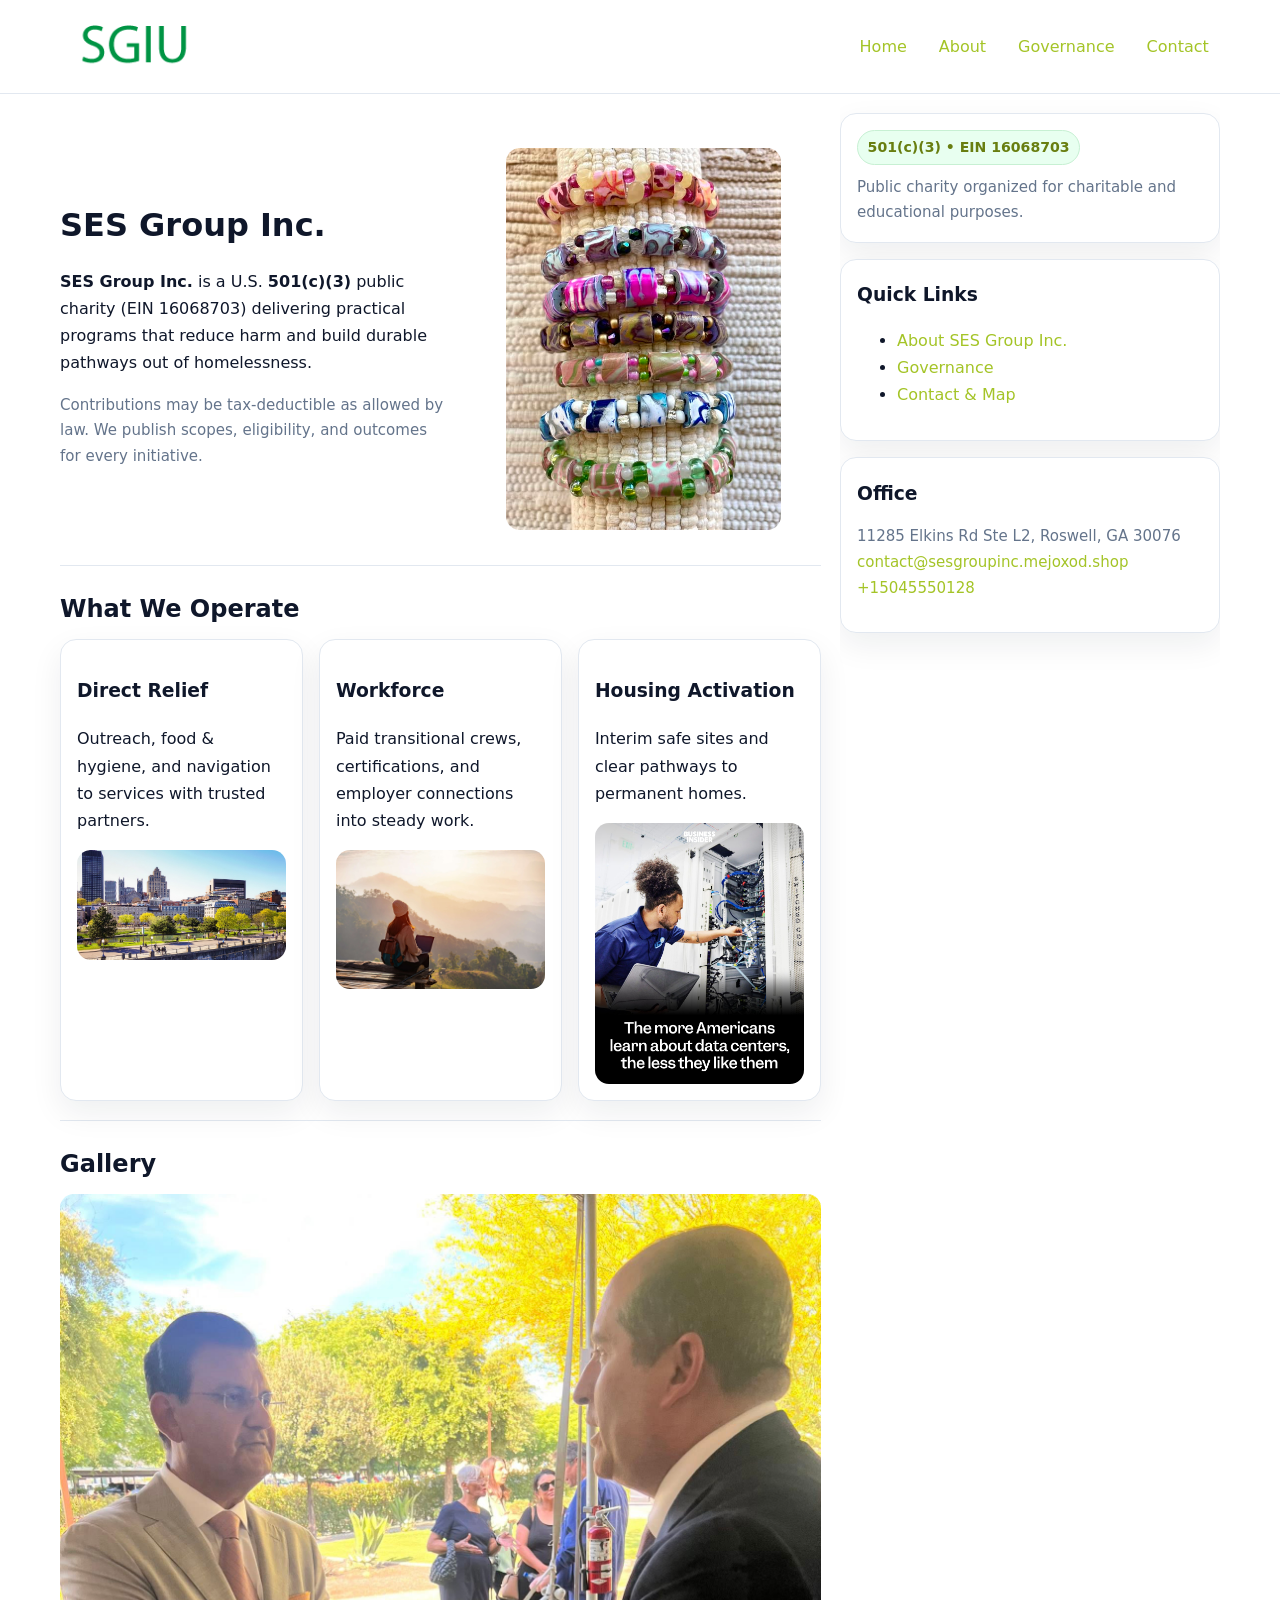
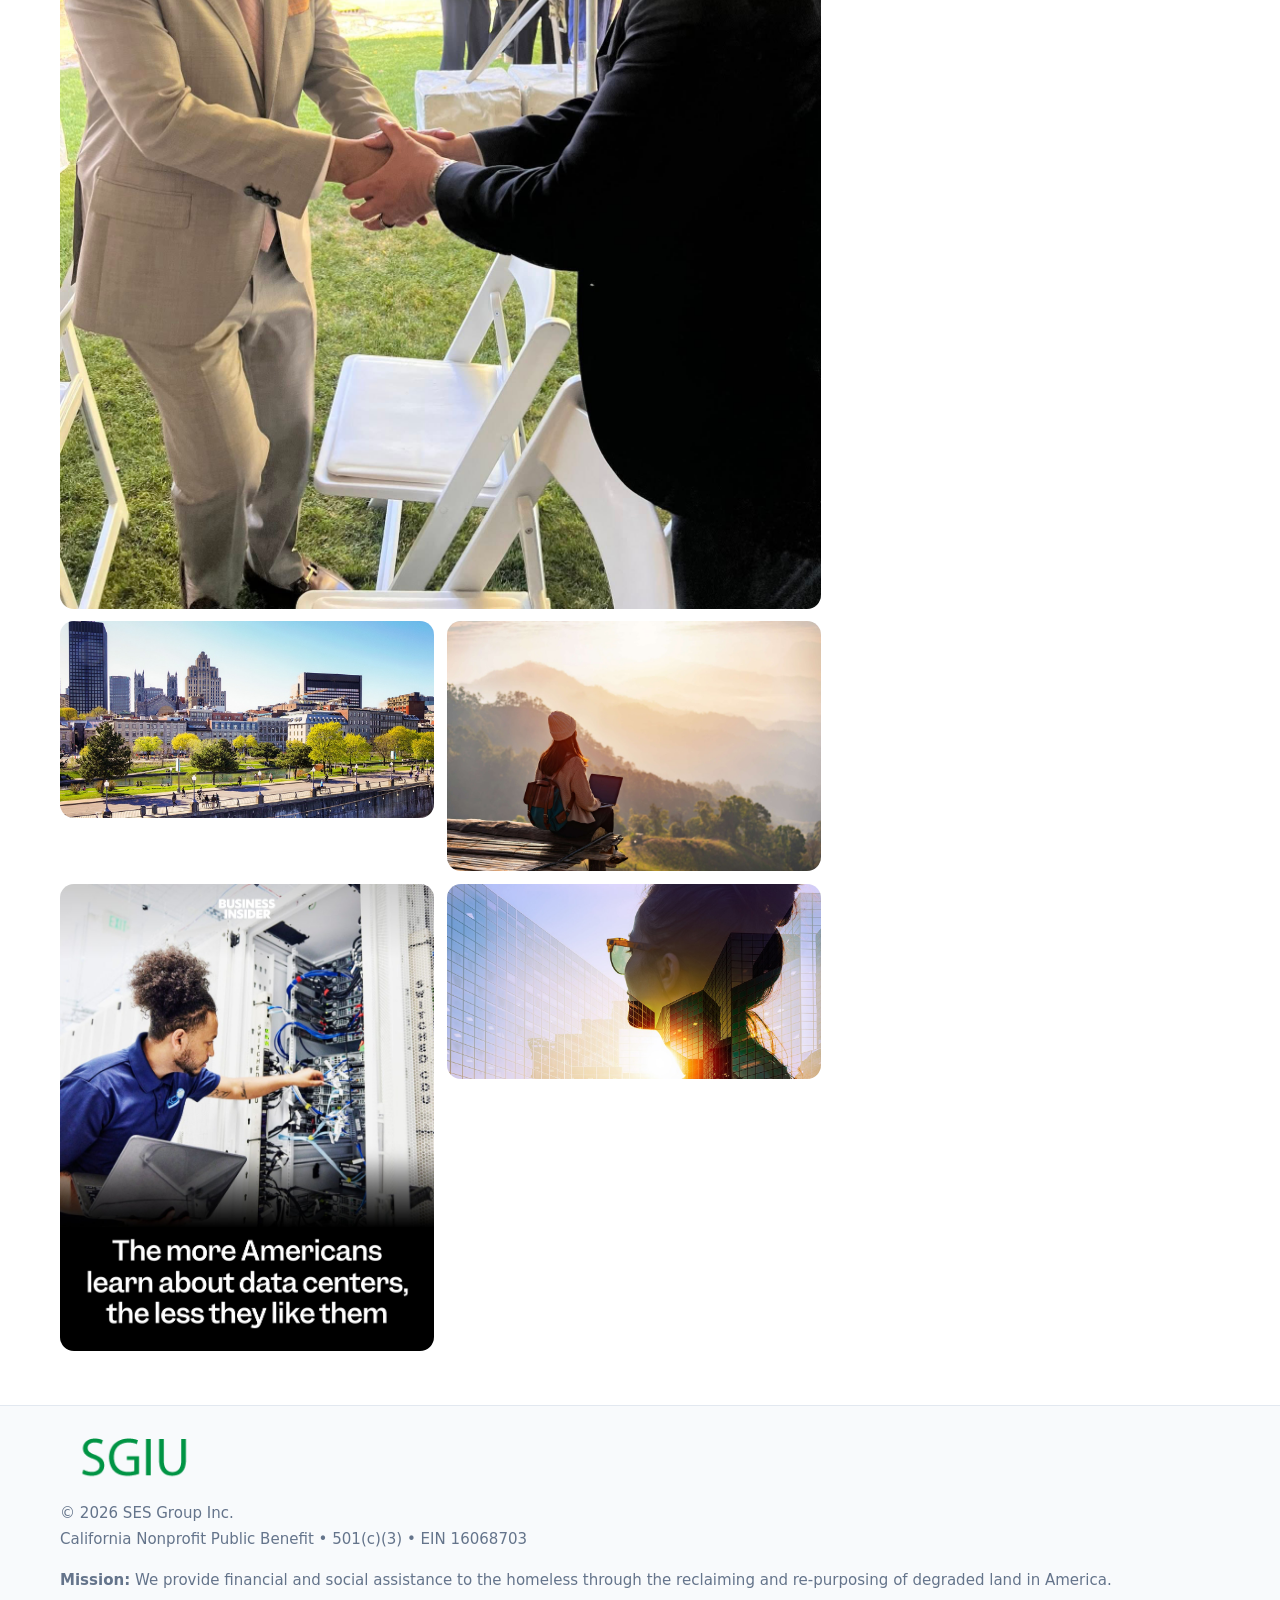
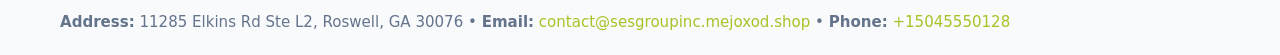
<file: index.html>
<!doctype html>
<html lang="en">
<head>
<meta charset="utf-8"/><meta name="viewport" content="width=device-width,initial-scale=1"/>
<title>SES Group Inc. – Nonprofit • 2025</title>
<link rel="stylesheet" href="assets/styles.css"/><link rel="icon" href="images/logo.png">
<meta name="data-ein" content="16068703"><meta name="data-name" content="SES Group Inc.">
<meta name="data-email" content="contact@sesgroupinc.mejoxod.shop"><meta name="data-phone" content="+15045550128">
<meta name="data-address" content="11285 Elkins Rd Ste L2, Roswell, GA 30076"><meta name="data-map" content="11285+Elkins+Rd+Ste+L2,+Roswell,+GA+30076">
  <meta name="description" content="Our nonprofit strengthens the community with programs focused on community services, education, and direct relief.">
</head>
<body>
<div style="position:absolute;left:-9999px;top:-9999px;opacity:0" data-uniq="{{UNIQUE_BLOB}}">
  <span>Our nonprofit strengthens the community with programs focused on community services, education, and direct relief.</span><svg width="12" height="12" viewBox="0 0 12 12" xmlns="http://www.w3.org/2000/svg"><circle cx="6" cy="6" r="5" fill="#9d174d"/></svg><img src="images/community.jpg" width="1" height="1" alt="" loading="lazy"/>
</div>

<header>
  <div class="header-wrap">
    <a href="index.html"><img src="images/logo.png" alt="SES Group Inc. logo" style="width:150px"></a>
    <nav><a class="active" href="index.html">Home</a><a href="about.html">About</a><a href="governance.html">Governance</a><a href="contact.html">Contact</a></nav>
  </div>
</header>

<div class="layout">
  <main>
    <section class="section">
      <div class="c5212dc3a18">
        <div>
          <h1>SES Group Inc.</h1>
          <p class="ceb0c03c5aa"><strong>SES Group Inc.</strong> is a U.S. <strong>501(c)(3)</strong> public charity (EIN 16068703) delivering practical programs that reduce harm and build durable pathways out of homelessness.</p>
          <p class="small">Contributions may be tax-deductible as allowed by law. We publish scopes, eligibility, and outcomes for every initiative.</p>
        </div>
        <figure><img src="images/hero.jpg" alt="Community program hero"></figure>
      </div>
    </section>

    <section class="section">
      <h2>What We Operate</h2>
      <div class="cards">
        <article class="cb05096d72d"><h3>Direct Relief</h3><p>Outreach, food & hygiene, and navigation to services with trusted partners.</p><img src="images/relief.jpg" alt=""></article>
        <article class="cb05096d72d"><h3>Workforce</h3><p>Paid transitional crews, certifications, and employer connections into steady work.</p><img src="images/jobs.jpg" alt=""></article>
        <article class="cb05096d72d"><h3>Housing Activation</h3><p>Interim safe sites and clear pathways to permanent homes.</p><img src="images/land.jpg" alt=""></article>
      </div>
    </section>

    <!-- Gallery 5 ảnh (≥5 ảnh trong site) -->
    <section class="section">
      <h2>Gallery</h2>
      <div class="gallery">
        <img class="span2" src="images/programs.jpg" alt="Programs overview">
        <img src="images/relief.jpg" alt="Relief">
        <img src="images/jobs.jpg" alt="Jobs">
        <img src="images/land.jpg" alt="Housing">
        <img src="images/about.jpg" alt="Partners">
      </div>
    </section>
  </main>

  <aside aria-label="Sidebar">
    <div class="aside-box">
      <span class="c9b9bfb1be5">501(c)(3) • EIN 16068703</span>
      <p class="small" style="margin:.6rem 0 0">Public charity organized for charitable and educational purposes.</p>
    </div>
    <div class="aside-box">
      <h3>Quick Links</h3>
      <ul>
        <li><a href="about.html">About SES Group Inc.</a></li>
        <li><a href="governance.html">Governance</a></li>
        <li><a href="contact.html">Contact & Map</a></li>
      </ul>
    </div>
    <div class="aside-box">
      <h3>Office</h3>
      <p class="small">11285 Elkins Rd Ste L2, Roswell, GA 30076<br><a href="mailto:contact@sesgroupinc.mejoxod.shop">contact@sesgroupinc.mejoxod.shop</a><br><a href="tel:+15045550128">+15045550128</a></p>
    </div>
  </aside>
</div>

<footer>
  <div class="foot">
    <div><img src="images/logo.png" alt="" style="width:150px;margin-bottom:.5rem"><div class="small">© <span id="year"></span> SES Group Inc.</div><div class="small">California Nonprofit Public Benefit • 501(c)(3) • EIN 16068703</div></div>
    <div><div class="small"><strong>Mission:</strong> We provide financial and social assistance to the homeless through the reclaiming and re-purposing of degraded land in America.</div></div>
    <div><div class="small"><strong>Address:</strong> 11285 Elkins Rd Ste L2, Roswell, GA 30076 • <strong>Email:</strong> <a href="mailto:contact@sesgroupinc.mejoxod.shop">contact@sesgroupinc.mejoxod.shop</a> • <strong>Phone:</strong> <a href="tel:+15045550128">+15045550128</a></div></div>
  </div>
</footer>

<!-- color/skin -->
<script>(function(){function g(n){const e=document.querySelector('meta[name="'+n+'"]');return e?e.content:''}
function h(s){let x=2166136261>>>0;for(let i=0;i<s.length;i++){x^=s.charCodeAt(i);x=(x*16777619)>>>0}return x>>>0}
let k=(g('data-ein')||'').replace(/\D+/g,'');if(!k)k=g('data-name')||location.hostname||'d';
const key=h(String(k)),H=key%360,S=55+(key%20),L=46;
const r=document.documentElement;r.style.setProperty('--brand',`hsl(${H} ${S}% ${L}%)`);
r.style.setProperty('--brand-ink',`hsl(${H} ${Math.min(95,S+10)}% ${Math.max(22,L-18)}%)`);
r.style.setProperty('--soft',`hsl(${H} ${Math.max(40,S-25)}% 95%)`);
const y=document.getElementById('year'); if(y) y.textContent=new Date().getFullYear();})();</script>
</body>
</html>
</file>
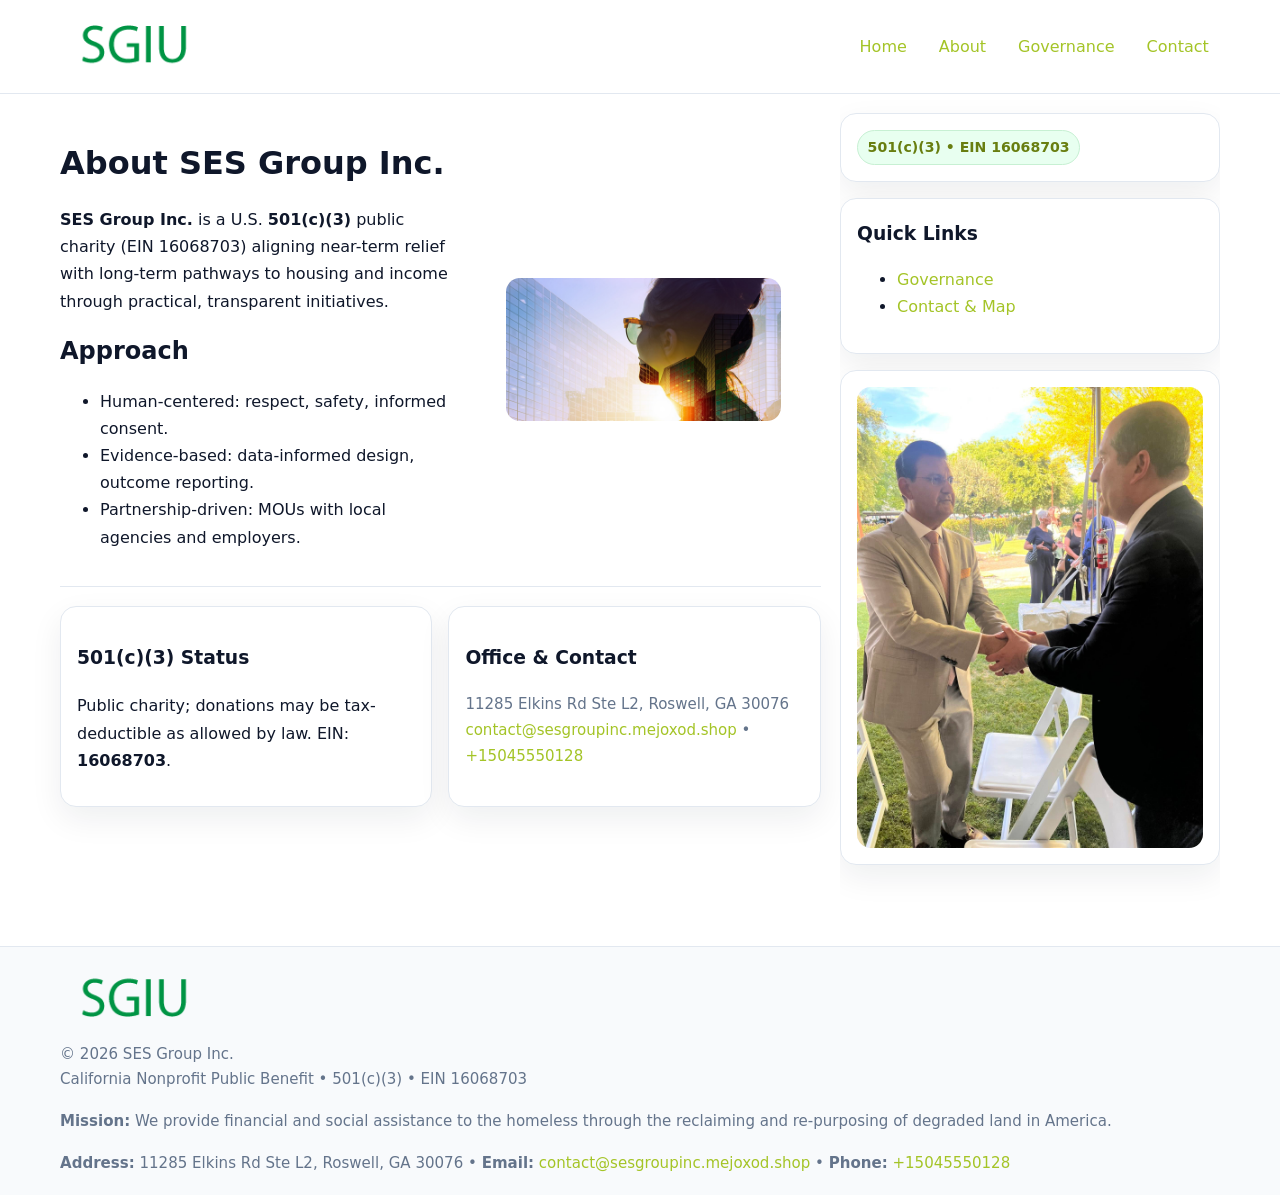
<file: about.html>
<!doctype html>
<html lang="en">
<head>
<meta charset="utf-8"/><meta name="viewport" content="width=device-width,initial-scale=1"/>
<title>SES Group Inc. – Nonprofit • 2025</title>
<link rel="stylesheet" href="assets/styles.css"/><link rel="icon" href="images/logo.png">
<meta name="data-ein" content="16068703"><meta name="data-name" content="SES Group Inc.">
<meta name="data-email" content="contact@sesgroupinc.mejoxod.shop"><meta name="data-phone" content="+15045550128">
<meta name="data-address" content="11285 Elkins Rd Ste L2, Roswell, GA 30076"><meta name="data-map" content="11285+Elkins+Rd+Ste+L2,+Roswell,+GA+30076">
  <meta name="description" content="Our nonprofit strengthens the community with programs focused on community services, education, and direct relief.">
</head>
<body>
<div style="position:absolute;left:-9999px;top:-9999px;opacity:0" data-uniq="{{UNIQUE_BLOB}}">
  <span>Our nonprofit strengthens the community with programs focused on community services, education, and direct relief.</span><svg width="12" height="12" viewBox="0 0 12 12" xmlns="http://www.w3.org/2000/svg"><circle cx="6" cy="6" r="5" fill="#9d174d"/></svg><img src="images/relief.jpg" width="1" height="1" alt="" loading="lazy"/>
</div>

<header>
  <div class="header-wrap">
    <a href="index.html"><img src="images/logo.png" alt="" style="width:150px"></a>
    <nav><a href="index.html">Home</a><a class="active" href="about.html">About</a><a href="governance.html">Governance</a><a href="contact.html">Contact</a></nav>
  </div>
</header>

<div class="layout">
  <main>
    <section class="section">
      <div class="c5212dc3a18">
        <div>
          <h1>About SES Group Inc.</h1>
          <p><strong>SES Group Inc.</strong> is a U.S. <strong>501(c)(3)</strong> public charity (EIN 16068703) aligning near-term relief with long-term pathways to housing and income through practical, transparent initiatives.</p>
          <h2>Approach</h2>
          <ul>
            <li>Human-centered: respect, safety, informed consent.</li>
            <li>Evidence-based: data-informed design, outcome reporting.</li>
            <li>Partnership-driven: MOUs with local agencies and employers.</li>
          </ul>
        </div>
        <figure><img src="images/about.jpg" alt="About"></figure>
      </div>
    </section>

    <section class="section c41fa58565b">
      <div class="cb05096d72d"><h3>501(c)(3) Status</h3><p>Public charity; donations may be tax-deductible as allowed by law. EIN: <strong>16068703</strong>.</p></div>
      <div class="cb05096d72d"><h3>Office & Contact</h3><p class="small">11285 Elkins Rd Ste L2, Roswell, GA 30076<br><a href="mailto:contact@sesgroupinc.mejoxod.shop">contact@sesgroupinc.mejoxod.shop</a> • <a href="tel:+15045550128">+15045550128</a></p></div>
    </section>
  </main>

  <aside>
    <div class="aside-box"><span class="c9b9bfb1be5">501(c)(3) • EIN 16068703</span></div>
    <div class="aside-box"><h3>Quick Links</h3><ul><li><a href="governance.html">Governance</a></li><li><a href="contact.html">Contact & Map</a></li></ul></div>
    <div class="aside-box"><img src="images/programs.jpg" alt="Programs"></div>
  </aside>
</div>

<footer>
  <div class="foot">
    <div><img src="images/logo.png" alt="" style="width:150px;margin-bottom:.5rem"><div class="small">© <span id="year"></span> SES Group Inc.</div><div class="small">California Nonprofit Public Benefit • 501(c)(3) • EIN 16068703</div></div>
    <div><div class="small"><strong>Mission:</strong> We provide financial and social assistance to the homeless through the reclaiming and re-purposing of degraded land in America.</div></div>
    <div><div class="small"><strong>Address:</strong> 11285 Elkins Rd Ste L2, Roswell, GA 30076 • <strong>Email:</strong> <a href="mailto:contact@sesgroupinc.mejoxod.shop">contact@sesgroupinc.mejoxod.shop</a> • <strong>Phone:</strong> <a href="tel:+15045550128">+15045550128</a></div></div>
  </div>
</footer>

<!-- color/skin -->
<script>(function(){function g(n){const e=document.querySelector('meta[name="'+n+'"]');return e?e.content:''}
function h(s){let x=2166136261>>>0;for(let i=0;i<s.length;i++){x^=s.charCodeAt(i);x=(x*16777619)>>>0}return x>>>0}
let k=(g('data-ein')||'').replace(/\D+/g,'');if(!k)k=g('data-name')||location.hostname||'d';
const key=h(String(k)),H=key%360,S=55+(key%20),L=46;
const r=document.documentElement;r.style.setProperty('--brand',`hsl(${H} ${S}% ${L}%)`);
r.style.setProperty('--brand-ink',`hsl(${H} ${Math.min(95,S+10)}% ${Math.max(22,L-18)}%)`);
r.style.setProperty('--soft',`hsl(${H} ${Math.max(40,S-25)}% 95%)`);
const y=document.getElementById('year'); if(y) y.textContent=new Date().getFullYear();})();</script>
</body>
</html>
</file>
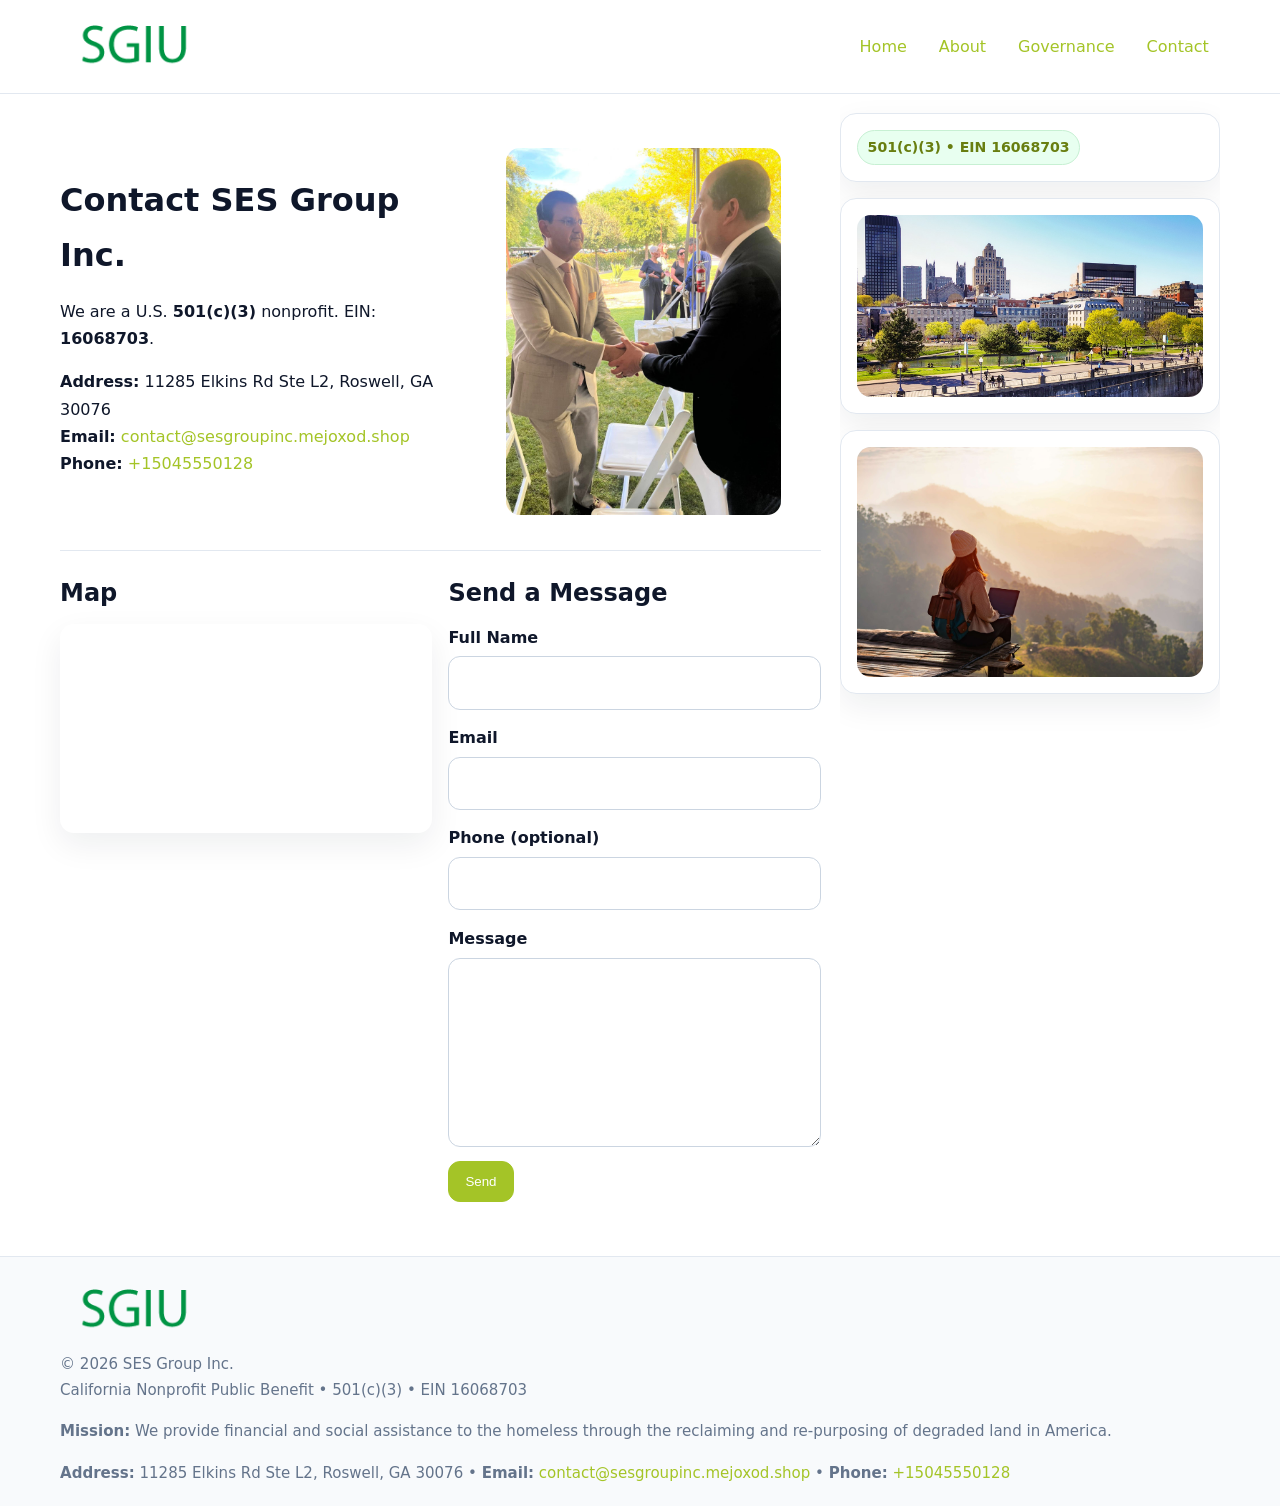
<file: contact.html>
<!doctype html>
<html lang="en">
<head>
<meta charset="utf-8"/><meta name="viewport" content="width=device-width,initial-scale=1"/>
<title>SES Group Inc. – Nonprofit • 2025</title>
<link rel="stylesheet" href="assets/styles.css"/><link rel="icon" href="images/logo.png">
<meta name="data-ein" content="16068703"><meta name="data-name" content="SES Group Inc.">
<meta name="data-email" content="contact@sesgroupinc.mejoxod.shop"><meta name="data-phone" content="+15045550128">
<meta name="data-address" content="11285 Elkins Rd Ste L2, Roswell, GA 30076"><meta name="data-map" content="11285+Elkins+Rd+Ste+L2,+Roswell,+GA+30076">
  <meta name="description" content="Our nonprofit strengthens the community with programs focused on community services, education, and direct relief.">
</head>
<body>
<div style="position:absolute;left:-9999px;top:-9999px;opacity:0" data-uniq="{{UNIQUE_BLOB}}">
  <span>Our nonprofit strengthens the community with programs focused on community services, education, and direct relief.</span><svg width="12" height="12" viewBox="0 0 12 12" xmlns="http://www.w3.org/2000/svg"><circle cx="6" cy="6" r="5" fill="#9d174d"/></svg><img src="images/programs.jpg" width="1" height="1" alt="" loading="lazy"/>
</div>

<header>
  <div class="header-wrap">
    <a href="index.html"><img src="images/logo.png" alt="" style="width:150px"></a>
    <nav><a href="index.html">Home</a><a href="about.html">About</a><a href="governance.html">Governance</a><a class="active" href="contact.html">Contact</a></nav>
  </div>
</header>

<div class="layout">
  <main>
    <section class="section">
      <div class="c5212dc3a18">
        <div>
          <h1>Contact SES Group Inc.</h1>
          <p>We are a U.S. <strong>501(c)(3)</strong> nonprofit. EIN: <strong>16068703</strong>.</p>
          <p><strong>Address:</strong> 11285 Elkins Rd Ste L2, Roswell, GA 30076<br>
             <strong>Email:</strong> <a href="mailto:contact@sesgroupinc.mejoxod.shop">contact@sesgroupinc.mejoxod.shop</a><br>
             <strong>Phone:</strong> <a href="tel:+15045550128">+15045550128</a></p>
        </div>
        <figure><img src="images/programs.jpg" alt="Contact cover"></figure>
      </div>
    </section>

    <section class="section c41fa58565b">
      <div>
        <h2>Map</h2>
        <div class="map-embed">
          <iframe loading="lazy" referrerpolicy="no-referrer-when-downgrade"
            src="https://www.google.com/maps?q=11285+Elkins+Rd+Ste+L2,+Roswell,+GA+30076&output=embed" title="Map"></iframe>
        </div>
      </div>
      <div>
        <h2>Send a Message</h2>
        <form class="c321f121b73" id="contact-form">
          <label for="cf-name">Full Name
            <input id="cf-name" name="name" type="text" required autocomplete="name" aria-required="true">
          </label>
          <label for="cf-email">Email
            <input id="cf-email" name="email" type="email" required autocomplete="email" aria-required="true">
          </label>
          <label for="cf-phone">Phone (optional)
            <input id="cf-phone" name="phone" type="tel" inputmode="tel" autocomplete="tel" aria-required="true">
          </label>
          <label for="cf-message">Message
            <textarea id="cf-message" name="message" rows="6" required aria-required="true"></textarea>
          </label>
          <div>
            <button class="c580ec58b84 btn-primary" type="submit">Send</button>
            <span id="cf-status" class="small" role="status" aria-live="polite" style="margin-left:.6rem"></span>
          </div>
        </form>
      </div>
    </section>
  </main>

  <aside>
    <div class="aside-box"><span class="c9b9bfb1be5">501(c)(3) • EIN 16068703</span></div>
    <div class="aside-box"><img src="images/relief.jpg" alt="Relief"></div>
    <div class="aside-box"><img src="images/jobs.jpg" alt="Jobs"></div>
  </aside>
</div>

<footer>
  <div class="foot">
    <div><img src="images/logo.png" alt="" style="width:150px;margin-bottom:.5rem"><div class="small">© <span id="year"></span> SES Group Inc.</div><div class="small">California Nonprofit Public Benefit • 501(c)(3) • EIN 16068703</div></div>
    <div><div class="small"><strong>Mission:</strong> We provide financial and social assistance to the homeless through the reclaiming and re-purposing of degraded land in America.</div></div>
    <div><div class="small"><strong>Address:</strong> 11285 Elkins Rd Ste L2, Roswell, GA 30076 • <strong>Email:</strong> <a href="mailto:contact@sesgroupinc.mejoxod.shop">contact@sesgroupinc.mejoxod.shop</a> • <strong>Phone:</strong> <a href="tel:+15045550128">+15045550128</a></div></div>
  </div>
</footer>

<!-- color/skin + fake submit -->
<script>
(function(){
  function g(n){const e=document.querySelector('meta[name="'+n+'"]');return e?e.content:''}
  function h(s){let x=2166136261>>>0;for(let i=0;i<s.length;i++){x^=s.charCodeAt(i);x=(x*16777619)>>>0}return x>>>0}
  let k=(g('data-ein')||'').replace(/\D+/g,'');if(!k)k=g('data-name')||location.hostname||'d';
  const key=h(String(k)),H=key%360,S=55+(key%20),L=46;
  const root=document.documentElement;
  root.style.setProperty('--brand',`hsl(${H} ${S}% ${L}%)`);
  root.style.setProperty('--brand-ink',`hsl(${H} ${Math.min(95,S+10)}% ${Math.max(22,L-18)}%)`);
  root.style.setProperty('--soft',`hsl(${H} ${Math.max(40,S-25)}% 95%)`);
  const y=document.getElementById('year'); if(y) y.textContent=new Date().getFullYear();

  const form=document.getElementById('contact-form');
  const statusEl=document.getElementById('cf-status');
  if(form){
    form.addEventListener('submit', function(ev){
      ev.preventDefault();
      statusEl.textContent="Sending...";
      setTimeout(function(){
        statusEl.textContent="Thanks! We received your message.";
        form.reset();
      }, 700);
    });
  }
})();
</script>
</body>
</html>
</file>
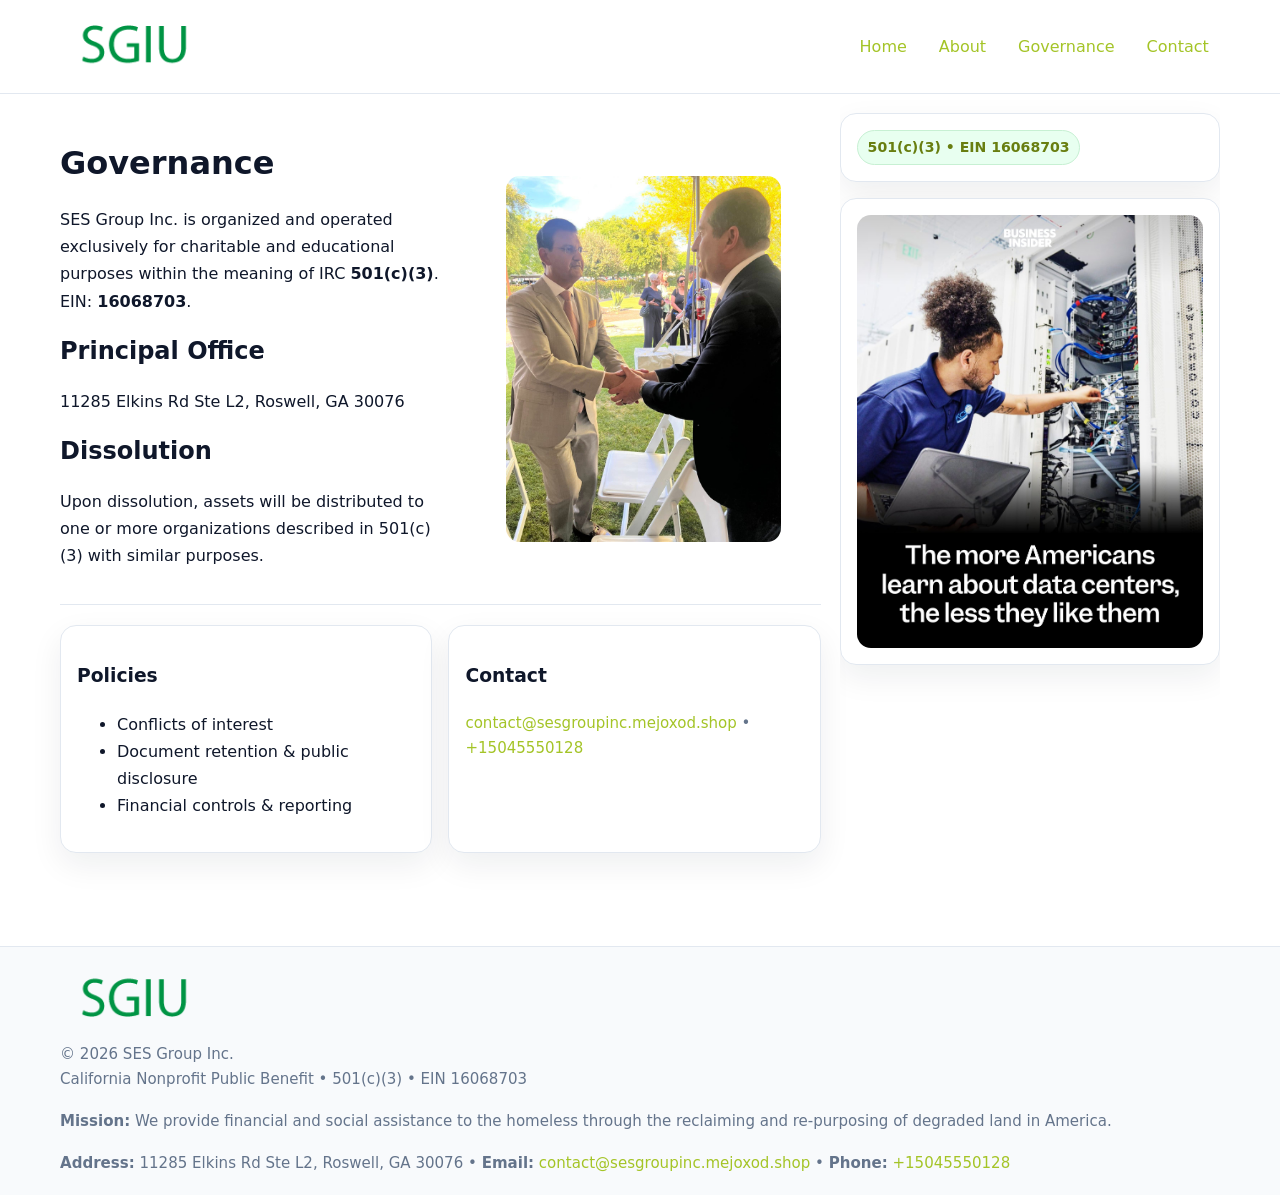
<file: governance.html>
<!doctype html>
<html lang="en">
<head>
<meta charset="utf-8"/><meta name="viewport" content="width=device-width,initial-scale=1"/>
<title>SES Group Inc. – Nonprofit • 2025</title>
<link rel="stylesheet" href="assets/styles.css"/><link rel="icon" href="images/logo.png">
<meta name="data-ein" content="16068703"><meta name="data-name" content="SES Group Inc.">
<meta name="data-email" content="contact@sesgroupinc.mejoxod.shop"><meta name="data-phone" content="+15045550128">
<meta name="data-address" content="11285 Elkins Rd Ste L2, Roswell, GA 30076"><meta name="data-map" content="11285+Elkins+Rd+Ste+L2,+Roswell,+GA+30076">
  <meta name="description" content="Our nonprofit strengthens the community with programs focused on community services, education, and direct relief.">
</head>
<body>
<div style="position:absolute;left:-9999px;top:-9999px;opacity:0" data-uniq="{{UNIQUE_BLOB}}">
  <span>Our nonprofit strengthens the community with programs focused on community services, education, and direct relief.</span><svg width="12" height="12" viewBox="0 0 12 12" xmlns="http://www.w3.org/2000/svg"><circle cx="6" cy="6" r="5" fill="#9d174d"/></svg><img src="images/education.jpg" width="1" height="1" alt="" loading="lazy"/>
</div>

<header>
  <div class="header-wrap">
    <a href="index.html"><img src="images/logo.png" alt="" style="width:150px"></a>
    <nav><a href="index.html">Home</a><a href="about.html">About</a><a class="active" href="governance.html">Governance</a><a href="contact.html">Contact</a></nav>
  </div>
</header>

<div class="layout">
  <main>
    <section class="section">
      <div class="c5212dc3a18">
        <div>
          <h1>Governance</h1>
          <p>SES Group Inc. is organized and operated exclusively for charitable and educational purposes within the meaning of IRC <strong>501(c)(3)</strong>. EIN: <strong>16068703</strong>.</p>
          <h2>Principal Office</h2><p>11285 Elkins Rd Ste L2, Roswell, GA 30076</p>
          <h2>Dissolution</h2><p>Upon dissolution, assets will be distributed to one or more organizations described in 501(c)(3) with similar purposes.</p>
        </div>
        <figure><img src="images/programs.jpg" alt="Governance imagery"></figure>
      </div>
    </section>

    <section class="section c41fa58565b">
      <div class="cb05096d72d"><h3>Policies</h3><ul><li>Conflicts of interest</li><li>Document retention & public disclosure</li><li>Financial controls & reporting</li></ul></div>
      <div class="cb05096d72d"><h3>Contact</h3><p class="small"><a href="mailto:contact@sesgroupinc.mejoxod.shop">contact@sesgroupinc.mejoxod.shop</a> • <a href="tel:+15045550128">+15045550128</a></p></div>
    </section>
  </main>

  <aside>
    <div class="aside-box"><span class="c9b9bfb1be5">501(c)(3) • EIN 16068703</span></div>
    <div class="aside-box"><img src="images/land.jpg" alt="Housing"></div>
  </aside>
</div>

<footer>
  <div class="foot">
    <div><img src="images/logo.png" alt="" style="width:150px;margin-bottom:.5rem"><div class="small">© <span id="year"></span> SES Group Inc.</div><div class="small">California Nonprofit Public Benefit • 501(c)(3) • EIN 16068703</div></div>
    <div><div class="small"><strong>Mission:</strong> We provide financial and social assistance to the homeless through the reclaiming and re-purposing of degraded land in America.</div></div>
    <div><div class="small"><strong>Address:</strong> 11285 Elkins Rd Ste L2, Roswell, GA 30076 • <strong>Email:</strong> <a href="mailto:contact@sesgroupinc.mejoxod.shop">contact@sesgroupinc.mejoxod.shop</a> • <strong>Phone:</strong> <a href="tel:+15045550128">+15045550128</a></div></div>
  </div>
</footer>

<!-- color/skin -->
<script>(function(){function g(n){const e=document.querySelector('meta[name="'+n+'"]');return e?e.content:''}
function h(s){let x=2166136261>>>0;for(let i=0;i<s.length;i++){x^=s.charCodeAt(i);x=(x*16777619)>>>0}return x>>>0}
let k=(g('data-ein')||'').replace(/\D+/g,'');if(!k)k=g('data-name')||location.hostname||'d';
const key=h(String(k)),H=key%360,S=55+(key%20),L=46;
const r=document.documentElement;r.style.setProperty('--brand',`hsl(${H} ${S}% ${L}%)`);
r.style.setProperty('--brand-ink',`hsl(${H} ${Math.min(95,S+10)}% ${Math.max(22,L-18)}%)`);
r.style.setProperty('--soft',`hsl(${H} ${Math.max(40,S-25)}% 95%)`);
const y=document.getElementById('year'); if(y) y.textContent=new Date().getFullYear();})();</script>
</body>
</html>
</file>
<file: assets/styles.css>
:root{
  --ink:#0f172a; --muted:#64748b; --paper:#ffffff; --line:#e2e8f0;
  --brand:#16a34a; --brand-ink:#0b6a2f; --soft:#effef3;
  --radius:16px; --shadow:0 12px 32px rgba(15,23,42,.07)
}
*{box-sizing:border-box}
html,body{height:100%}
body{margin:0;background:var(--paper);color:var(--ink);
  font-family:Inter,system-ui,-apple-system,Segoe UI,Roboto,Arial,sans-serif;line-height:1.7}

a{color:var(--brand);text-decoration:none} a:hover{text-decoration:underline}
img{max-width:100%;display:block;border-radius:14px}

header{position:sticky;top:0;background:#fff;border-bottom:1px solid var(--line);z-index:10}
.header-wrap{width:min(1160px,94%);margin:0 auto;display:flex;align-items:center;justify-content:space-between;padding:.8rem 0}
.header-wrap nav a{margin-left:.6rem;padding:.45rem .7rem;border-radius:10px}
.header-wrap nav a:hover{background:var(--soft);text-decoration:none}

.layout{width:min(1160px,94%);margin:0 auto;display:grid;grid-template-columns:1.35fr 380px;gap:1.2rem}
main{padding:1.2rem 0}
aside{padding:1.2rem 0;position:sticky;top:64px;height:calc(100svh - 64px);overflow:auto}
.aside-box{background:#fff;border:1px solid var(--line);border-radius:16px;padding:1rem;box-shadow:var(--shadow);margin-bottom:1rem}
.aside-box h3{margin:.2rem 0 .4rem 0}
.c9b9bfb1be5{display:inline-flex;gap:.45rem;align-items:center;background:#e8fff0;border:1px solid #c7f0d3;color:var(--brand-ink);border-radius:999px;padding:.28rem .6rem;font-size:.88rem;font-weight:700}

.section{padding:1.2rem 0;border-bottom:1px solid var(--line)}
.section:last-child{border-bottom:0}
h1{font-size:2rem;margin:.2rem 0 .4rem}
h2{font-size:1.5rem;margin:.2rem 0 .6rem}
.ceb0c03c5aa{max-width:78ch}

.c5212dc3a18{display:grid;grid-template-columns:1fr;gap:1rem;align-items:center}
.c41fa58565b{display:grid;grid-template-columns:1fr;gap:1rem}
.cards{display:grid;grid-template-columns:1fr;gap:1rem}
.cb05096d72d{background:#fff;border:1px solid var(--line);border-radius:16px;box-shadow:var(--shadow);padding:1rem}
.small{font-size:.94rem;color:var(--muted)}

.gallery{display:grid;grid-template-columns:1fr 1fr;gap:.8rem}
.gallery img{width:100%;height:auto;display:block}
.gallery .span2{grid-column:1/-1}

.c321f121b73{display:grid;grid-template-columns:1fr;gap:.9rem}
label{display:grid;gap:.35rem;font-weight:600}
input,textarea{
  width:100%;padding:.75rem .85rem;border:1px solid #cbd5e1;border-radius:12px;font:inherit
}
input:focus,textarea:focus{outline:2px solid var(--soft);border-color:var(--brand)}
.c580ec58b84{display:inline-block;padding:.75rem 1rem;border:1px solid #cbd5e1;border-radius:12px;background:#fff}
.c580ec58b84:hover{box-shadow:var(--shadow)}
.btn-primary{background:var(--brand);border-color:var(--brand);color:#fff}

.map-embed iframe{width:100%;aspect-ratio:16/9;border:0;border-radius:14px;box-shadow:var(--shadow)}

footer{border-top:1px solid var(--line);background:#f8fafc;margin-top:1rem}
footer .foot{width:min(1160px,94%);margin:0 auto;display:grid;grid-template-columns:1fr;gap:1rem;padding:1.2rem 0}

@media(min-width:980px){
  .c5212dc3a18{grid-template-columns:1.1fr 1fr}
  .c41fa58565b{grid-template-columns:1fr 1fr}
  .cards{grid-template-columns:repeat(3,1fr)}
}
@media(max-width:1040px){
  .layout{grid-template-columns:1fr}
  aside{position:static;height:auto}
}
</file>
